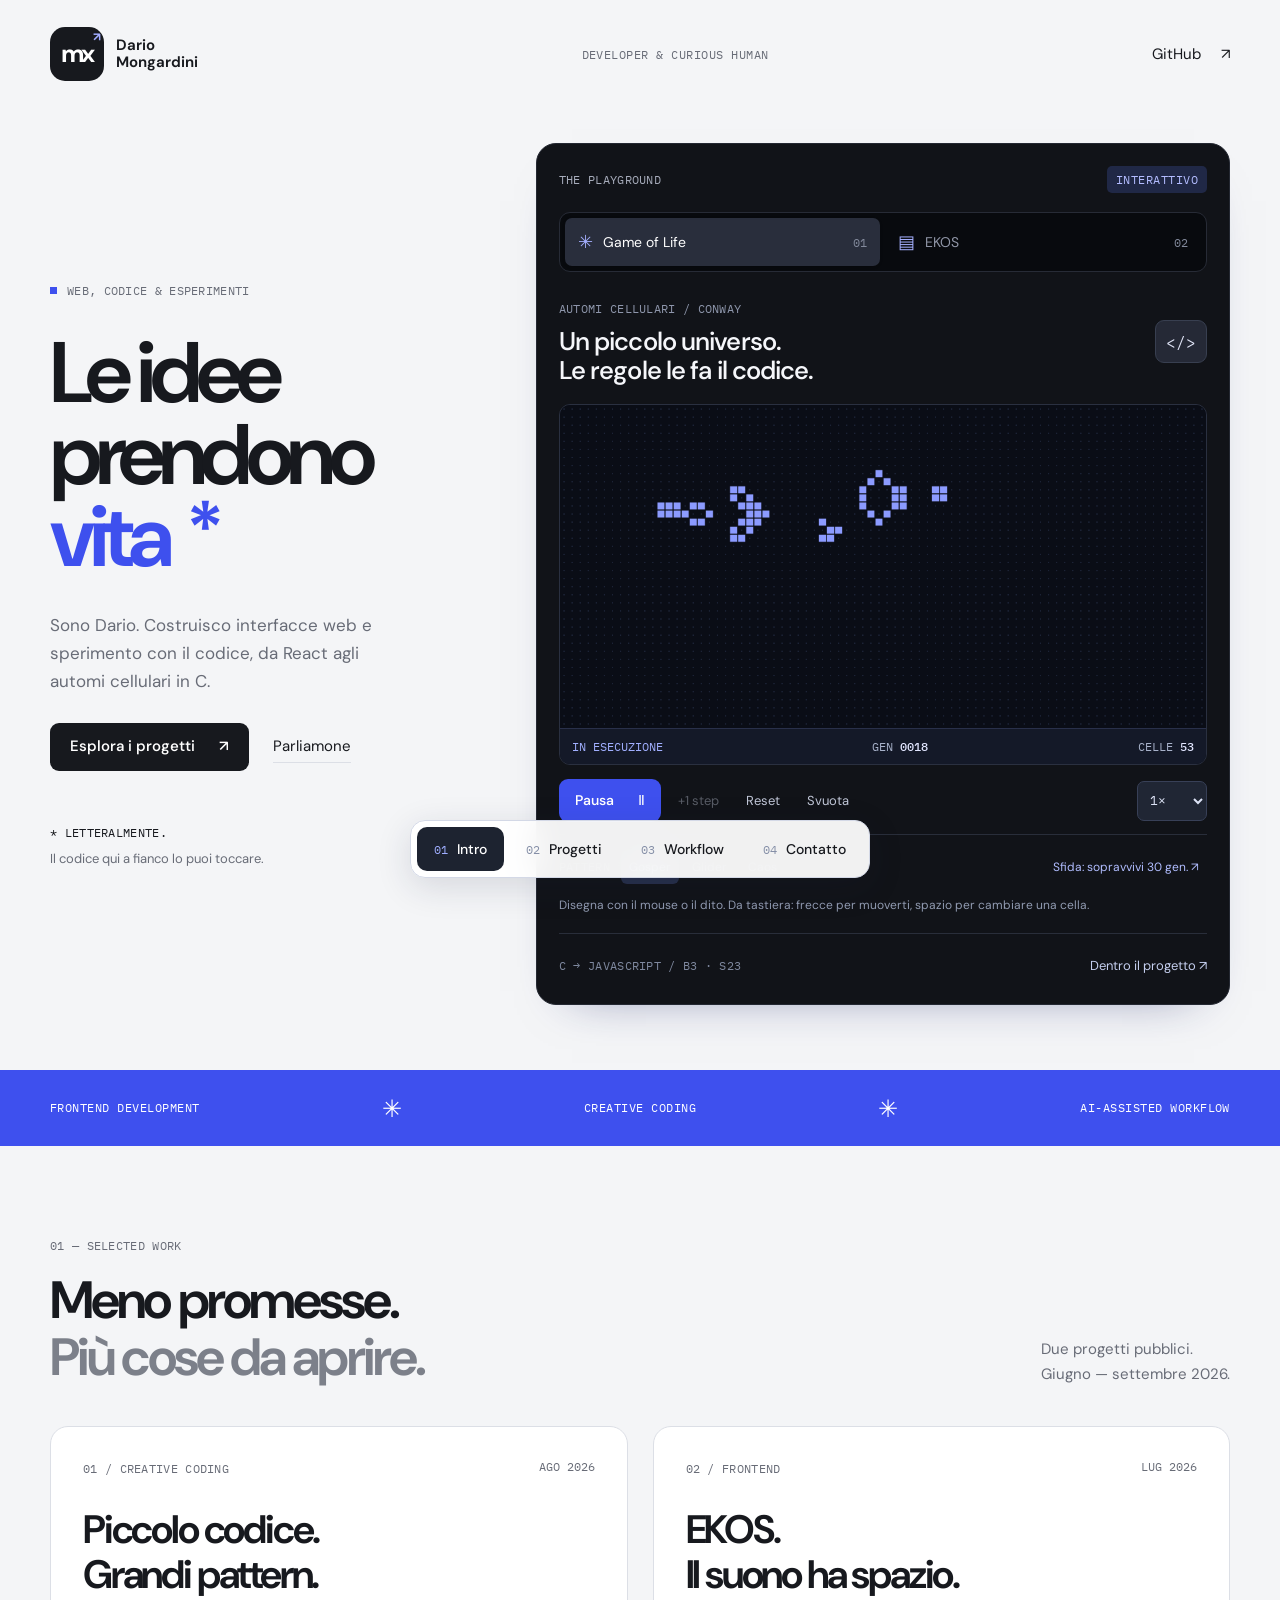
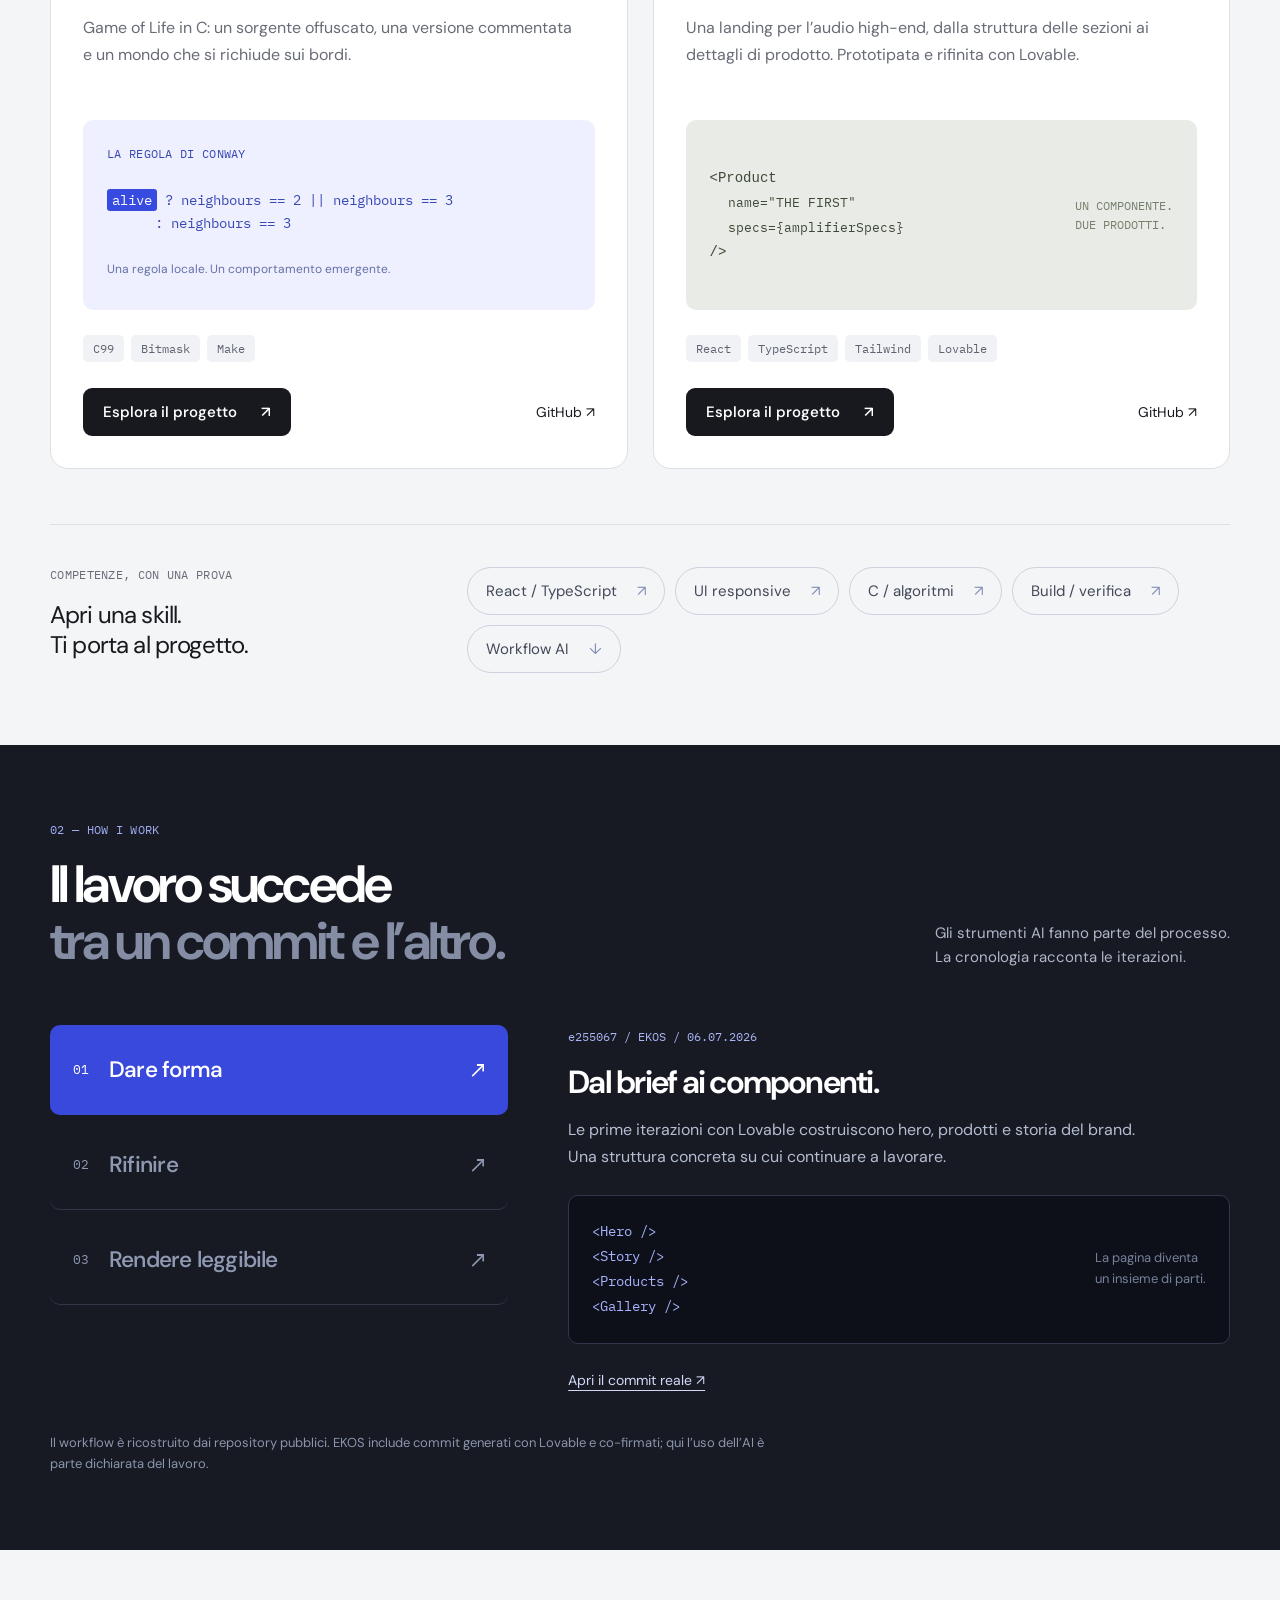
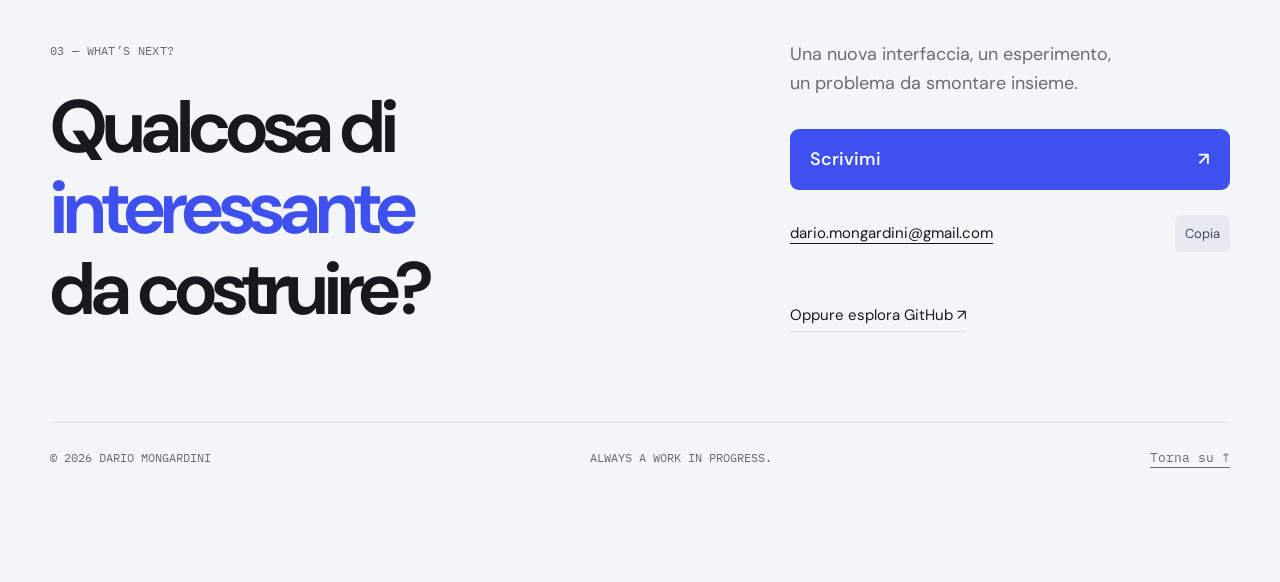
<file: index.html>
<!doctype html>
<html lang="it">
<head>
<meta charset="utf-8"><meta name="viewport" content="width=device-width, initial-scale=1"><meta name="theme-color" content="#f4f5f7">
<title>Dario Mongardini — Interactive developer portfolio</title>
<meta name="description" content="Sviluppo web, esperimenti in C e strumenti AI. Il portfolio interattivo di Dario Mongardini: prova i progetti, esplora il codice e scopri il workflow.">
<link rel="canonical" href="https://mx101001.github.io/"><meta property="og:title" content="Dario Mongardini — Interactive developer portfolio"><meta property="og:description" content="Prova i progetti. Esplora il codice. Dal frontend agli automi cellulari."><meta property="og:type" content="website"><meta property="og:url" content="https://mx101001.github.io/">
<link rel="icon" href="assets/favicon.svg" type="image/svg+xml"><link rel="stylesheet" href="assets/portfolio.css?v=2"><script type="module" src="assets/portfolio.js?v=2"></script>
</head>
<body>
<a class="skip" href="#main">Vai al contenuto</a>
<header class="header wrap"><a class="brand" href="#inizio" aria-label="Dario Mongardini, inizio"><span class="monogram">mx<span>↗</span></span><span>Dario<br>Mongardini</span></a><span class="header-caption">DEVELOPER & CURIOUS HUMAN</span><a class="header-github" href="https://github.com/mx101001">GitHub <span>↗</span></a></header>
<main id="main">
<section class="hero wrap" id="inizio" aria-labelledby="hero-title">
<div class="hero-copy"><p class="eyebrow"><span class="tiny-square"></span> WEB, CODICE & ESPERIMENTI</p><h1 id="hero-title">Le idee<br>prendono<br><span class="blue-word">vita<span class="asterisk" aria-hidden="true">*</span></span></h1><p class="hero-description">Sono Dario. Costruisco interfacce web e sperimento con il codice, da React agli automi cellulari in C.</p><div class="hero-actions"><a class="button dark" href="#progetti">Esplora i progetti <span>↗</span></a><a class="quiet-link" href="#contatto">Parliamone</a></div><div class="hero-footnote"><span class="mono">* LETTERALMENTE.</span><span>Il codice qui a fianco lo puoi toccare.</span></div></div>
<div class="playground" id="laboratorio"><div class="playground-top"><span class="mono">THE PLAYGROUND</span><span class="live-tag">INTERATTIVO</span></div><div class="project-tabs" role="tablist" aria-label="Scegli una demo"><button id="tab-life" role="tab" aria-selected="true" aria-controls="panel-life" tabindex="0" data-demo="life"><span class="tab-symbol">✳</span> Game of Life <span class="tab-index">01</span></button><button id="tab-ekos" role="tab" aria-selected="false" aria-controls="panel-ekos" tabindex="-1" data-demo="ekos"><span class="tab-symbol">▤</span> EKOS <span class="tab-index">02</span></button></div>
<div class="demo-panel" id="panel-life" role="tabpanel" aria-labelledby="tab-life"><div class="demo-heading"><div><span class="micro">AUTOMI CELLULARI / CONWAY</span><h2>Un piccolo universo.<br>Le regole le fa il codice.</h2></div><button class="icon-button" type="button" data-open-project="life" aria-label="Apri il codice e i dettagli del Game of Life">&lt;/&gt;</button></div><div class="canvas-wrap"><canvas id="life" width="960" height="480" tabindex="0" aria-label="Game of Life: griglia interattiva 80 per 40" aria-describedby="board-help">Per la demo serve JavaScript. Il progetto e il suo codice sono consultabili qui sotto.</canvas><div class="canvas-badge"><span id="life-state">IN PAUSA</span><span>GEN <b id="generation">0000</b></span><span>CELLE <b id="population">36</b></span></div></div><div class="life-toolbar"><button id="play" type="button" class="button blue" aria-pressed="false">Avvia <span aria-hidden="true">▶</span></button><button id="step" class="tool-button" type="button">+1 step</button><button id="reset" class="tool-button" type="button">Reset</button><button id="clear" class="tool-button" type="button">Svuota</button><label class="speed-label"><span class="sr-only">Velocità</span><select id="speed" aria-label="Velocità della simulazione"><option value="150">0.5×</option><option value="75" selected>1×</option><option value="30">2.5×</option></select></label></div><div class="pattern-row"><span class="micro">PATTERN</span><button type="button" data-pattern="gosper" aria-pressed="true">Gosper</button><button type="button" data-pattern="glider" aria-pressed="false">Glider</button><button type="button" data-pattern="chaos" aria-pressed="false">Caos</button><button type="button" id="challenge">Sfida: sopravvivi 30 gen. ↗</button></div><p class="board-help" id="board-help">Disegna con il mouse o il dito. Da tastiera: frecce per muoverti, spazio per cambiare una cella.</p><p id="challenge-status" class="challenge-status" role="status" hidden></p><p class="sr-only" id="board-status" aria-live="polite"></p></div>
<div class="demo-panel" id="panel-ekos" role="tabpanel" aria-labelledby="tab-ekos" hidden><div class="demo-heading"><div><span class="micro">FRONTEND / LAYOUT RESPONSIVE</span><h2>Stessa interfaccia.<br>Un altro punto di vista.</h2></div><button class="icon-button" type="button" data-open-project="ekos" aria-label="Apri il codice e i dettagli di EKOS">&lt;/&gt;</button></div><div class="viewport-controls" role="group" aria-label="Larghezza della demo"><button type="button" data-width="100" aria-pressed="true">Desktop</button><button type="button" data-width="72" aria-pressed="false">Tablet</button><button type="button" data-width="48" aria-pressed="false">Mobile</button></div><div class="responsive-stage"><div id="ekos-frame" class="ekos-frame"><div class="ekos-demo"><header><strong>EKOS</strong><span>HIGH-END AUDIO</span></header><div class="ekos-demo-intro"><span class="micro">LISTEN TO BELIEVE</span><h3>Spazio.<br>Ritmo.<br><em>Tempo.</em></h3><p>Un’interfaccia che lascia spazio al prodotto.</p></div><div class="ekos-products"><div><span>01 / POWER AMPLIFIER</span><strong>THE FIRST</strong><span>330 W · 8 Ω</span></div><div><span>02 / PREAMPLIFIER</span><strong>THE DRIVER</strong><span>Reference · Solid state</span></div></div></div></div></div><div class="resize-control"><label for="viewport-width">Ridimensiona</label><input id="viewport-width" type="range" min="40" max="100" value="100"><output id="viewport-label" for="viewport-width">100%</output></div><p class="board-help">Studio interattivo dei componenti di EKOS, reinterpretato per il portfolio. Non è il sito originale.</p></div>
<div class="playground-bottom"><span class="micro" id="demo-stack">C → JAVASCRIPT / B3 · S23</span><button type="button" id="inspect-project">Dentro il progetto ↗</button></div><noscript><p class="no-js">Attiva JavaScript per le demo. Progetti, competenze e contatti sono disponibili anche senza.</p></noscript></div>
</section>
<div class="discipline-strip" aria-label="Aree di lavoro"><div class="wrap"><span>FRONTEND DEVELOPMENT</span><span aria-hidden="true">✳</span><span>CREATIVE CODING</span><span aria-hidden="true">✳</span><span>AI-ASSISTED WORKFLOW</span></div></div>
<section class="work-section wrap" id="progetti" aria-labelledby="work-title"><div class="section-heading"><div><span class="eyebrow">01 — SELECTED WORK</span><h2 id="work-title">Meno promesse.<br><span>Più cose da aprire.</span></h2></div><p>Due progetti pubblici.<br>Giugno — settembre 2026.</p></div><div class="work-grid">
<article class="project-card life-card" id="progetto-life"><div class="project-card-top"><span class="micro">01 / CREATIVE CODING</span><time datetime="2026-08-26">AGO 2026</time></div><h3>Piccolo codice.<br>Grandi pattern.</h3><p>Game of Life in C: un sorgente offuscato, una versione commentata e un mondo che si richiude sui bordi.</p><div class="project-visual source-visual"><span class="micro">LA REGOLA DI CONWAY</span><code><span>alive</span> ? neighbours == 2 || neighbours == 3<br>&nbsp;&nbsp;&nbsp;&nbsp;&nbsp;&nbsp;: neighbours == 3</code><span class="source-caption">Una regola locale. Un comportamento emergente.</span></div><ul class="tags"><li>C99</li><li>Bitmask</li><li>Make</li></ul><div class="card-actions"><button type="button" class="button dark" data-open-project="life">Esplora il progetto <span>↗</span></button><a href="https://github.com/mx101001/ioccc-glider-cannon" aria-label="Repository GitHub del Game of Life">GitHub ↗</a></div></article>
<article class="project-card ekos-card" id="progetto-ekos"><div class="project-card-top"><span class="micro">02 / FRONTEND</span><time datetime="2026-07-08">LUG 2026</time></div><h3>EKOS.<br>Il suono ha spazio.</h3><p>Una landing per l’audio high-end, dalla struttura delle sezioni ai dettagli di prodotto. Prototipata e rifinita con Lovable.</p><div class="project-visual component-visual"><div><code>&lt;Product</code><span>name="THE FIRST"</span><span>specs={amplifierSpecs}</span><code>/&gt;</code></div><span class="component-caption">UN COMPONENTE.<br>DUE PRODOTTI.</span></div><ul class="tags"><li>React</li><li>TypeScript</li><li>Tailwind</li><li>Lovable</li></ul><div class="card-actions"><button type="button" class="button dark" data-open-project="ekos">Esplora il progetto <span>↗</span></button><a href="https://github.com/mx101001/ekos-style-landing" aria-label="Repository GitHub di EKOS">GitHub ↗</a></div></article></div>
<div class="skill-map"><div><span class="eyebrow">COMPETENZE, CON UNA PROVA</span><p>Apri una skill.<br>Ti porta al progetto.</p></div><div class="skill-buttons"><button type="button" data-open-project="ekos">React / TypeScript <span>↗</span></button><button type="button" data-open-project="ekos">UI responsive <span>↗</span></button><button type="button" data-open-project="life">C / algoritmi <span>↗</span></button><button type="button" data-open-project="life">Build / verifica <span>↗</span></button><a href="#metodo">Workflow AI <span>↓</span></a></div></div></section>
<section class="workflow-section" id="metodo" aria-labelledby="workflow-title"><div class="wrap"><div class="section-heading"><div><span class="eyebrow">02 — HOW I WORK</span><h2 id="workflow-title">Il lavoro succede<br><span>tra un commit e l’altro.</span></h2></div><p>Gli strumenti AI fanno parte del processo.<br>La cronologia racconta le iterazioni.</p></div><div class="workflow-layout"><div class="workflow-steps" role="tablist" aria-label="Esplora il workflow" aria-orientation="vertical"><button id="workflow-tab-0" type="button" role="tab" aria-selected="true" aria-controls="workflow-panel-0" data-step="0"><span>01</span><strong>Dare forma</strong><span>↗</span></button><button id="workflow-tab-1" type="button" role="tab" aria-selected="false" aria-controls="workflow-panel-1" tabindex="-1" data-step="1"><span>02</span><strong>Rifinire</strong><span>↗</span></button><button id="workflow-tab-2" type="button" role="tab" aria-selected="false" aria-controls="workflow-panel-2" tabindex="-1" data-step="2"><span>03</span><strong>Rendere leggibile</strong><span>↗</span></button></div><div class="workflow-panels"><article id="workflow-panel-0" role="tabpanel" aria-labelledby="workflow-tab-0"><span class="commit-label">e255067 / EKOS / 06.07.2026</span><h3>Dal brief ai componenti.</h3><p>Le prime iterazioni con Lovable costruiscono hero, prodotti e storia del brand. Una struttura concreta su cui continuare a lavorare.</p><div class="workflow-code"><code>&lt;Hero /&gt;<br>&lt;Story /&gt;<br>&lt;Products /&gt;<br>&lt;Gallery /&gt;</code><span>La pagina diventa<br>un insieme di parti.</span></div><a href="https://github.com/mx101001/ekos-style-landing/commit/e25506711eb7c6f32480493c689d52acba35a17a">Apri il commit reale ↗</a></article><article id="workflow-panel-1" role="tabpanel" aria-labelledby="workflow-tab-1" hidden><span class="commit-label">84228ce / EKOS / 06.07.2026</span><h3>Una richiesta alla volta.</h3><p>I loghi dei prodotti entrano nel progetto. Nelle iterazioni successive il lavoro si sposta sulla tipografia: richieste specifiche, tracciate nella cronologia.</p><div class="workflow-code"><code>THE FIRST<br>THE DRIVER</code><span>Identità di prodotto.<br>Dettagli riconoscibili.</span></div><a href="https://github.com/mx101001/ekos-style-landing/commit/84228ce927f99be69f02fd986c040b3d080be1cb">Apri il commit reale ↗</a></article><article id="workflow-panel-2" role="tabpanel" aria-labelledby="workflow-tab-2" hidden><span class="commit-label">1b13da3 / GLIDER / 26.08.2026</span><h3>Il codice si deve poter capire.</h3><p>Al sorgente C offuscato si affianca una versione leggibile. Il Makefile include un confronto dell’output delle due implementazioni con cmp.</p><div class="workflow-code"><code>glider.c<br>life_deobfuscated.c<br>make check</code><span>Due implementazioni.<br>Un confronto previsto.</span></div><a href="https://github.com/mx101001/ioccc-glider-cannon/commit/1b13da396fd45e4bb05caefdf391ac389c90cb19">Apri il commit reale ↗</a></article></div></div><p class="workflow-note">Il workflow è ricostruito dai repository pubblici. EKOS include commit generati con Lovable e co-firmati; qui l’uso dell’AI è parte dichiarata del lavoro.</p></div></section>
<section class="contact-section wrap" id="contatto"><div><span class="eyebrow">03 — WHAT’S NEXT?</span><h2>Qualcosa di<br><span>interessante</span><br>da costruire?</h2></div><div class="contact-actions"><p>Una nuova interfaccia, un esperimento,<br>un problema da smontare insieme.</p><a class="button blue contact-cta" href="mailto:dario.mongardini@gmail.com">Scrivimi <span>↗</span></a><div class="email-row"><a href="mailto:dario.mongardini@gmail.com">dario.mongardini@gmail.com</a><button type="button" id="copy-email" aria-label="Copia indirizzo email">Copia</button></div><span id="copy-status" class="copy-status" role="status"></span><a class="quiet-link" href="https://github.com/mx101001">Oppure esplora GitHub ↗</a></div></section>
</main><footer class="wrap footer"><span>© 2026 DARIO MONGARDINI</span><span>ALWAYS A WORK IN PROGRESS.</span><a href="#inizio">Torna su ↑</a></footer>
<nav class="dock" aria-label="Navigazione principale"><a href="#inizio" aria-current="location"><span>01</span> Intro</a><a href="#progetti"><span>02</span> Progetti</a><a href="#metodo"><span>03</span> Workflow</a><a href="#contatto"><span>04</span> Contatto</a></nav>
<dialog id="project-dialog" aria-labelledby="dialog-title"><div class="dialog-top"><span class="micro" id="dialog-meta">PROJECT NOTES</span><button type="button" id="close-dialog" class="icon-button" aria-label="Chiudi dettagli progetto">×</button></div><div class="dialog-body"><h2 id="dialog-title"></h2><p id="dialog-description"></p><div id="dialog-notes"></div><div class="dialog-code"><span class="micro" id="dialog-file"></span><pre><code id="dialog-source"></code></pre></div><div class="dialog-actions"><a id="dialog-repo" class="button blue" href="https://github.com/mx101001">Apri il repository ↗</a><a id="dialog-source-link" href="https://github.com/mx101001">Sorgente completo ↗</a></div><button id="dialog-try" class="try-link" type="button">Prova la demo ↑</button></div></dialog>
</body></html>
</file>
<file: assets/portfolio.css>
@import url('https://fonts.googleapis.com/css2?family=DM+Sans:wght@400;500;550;600;650;700;750;800;900&family=IBM+Plex+Mono:wght@400;500&display=swap');
:root{--paper:#f4f5f7;--ink:#17191e;--muted:#686c77;--line:#dcdfe6;--blue:#3e50ee;--blue-bright:#8290ff;--mono:'IBM Plex Mono',monospace;--sans:'DM Sans',Arial,sans-serif;font-family:var(--sans);font-size:16px;color-scheme:light}*{box-sizing:border-box}html{scroll-behavior:smooth;scroll-padding-top:32px}body{margin:0;background:var(--paper);color:var(--ink);padding-bottom:88px}body.dialog-open{overflow:hidden}[hidden]{display:none!important}::selection{background:var(--blue);color:#fff}a{color:inherit;text-underline-offset:5px}button,input,select{font:inherit}button,a,input,select{-webkit-tap-highlight-color:transparent}button{cursor:pointer}button,a{touch-action:manipulation}button:disabled{opacity:.4;cursor:not-allowed}a:focus-visible,button:focus-visible,input:focus-visible,select:focus-visible,canvas:focus-visible{outline:3px solid #8590ff;outline-offset:4px}button{border:0}p{font-size:1rem;line-height:1.65}h1,h2,h3,p{margin-top:0}h1,h2,h3{letter-spacing:-.055em}h2{font-size:clamp(2.3rem,4.1vw,4rem);line-height:1.09;font-weight:650}h3{line-height:1.12;font-weight:650}.wrap{max-width:1480px;width:calc(100% - 100px);margin-inline:auto}.header{height:108px;display:flex;align-items:center;justify-content:space-between;gap:28px}.brand{display:flex;align-items:center;gap:12px;text-decoration:none;font-size:.9375rem;font-weight:650;line-height:1.15}.monogram{font-weight:800;background:var(--ink);color:#fff;font-size:1.55rem;letter-spacing:-.09em;width:54px;height:54px;display:grid;place-content:center;border-radius:15px;position:relative}.monogram>span{position:absolute;right:5px;top:4px;font-size:.75rem;color:#a1acff}.header-caption{font: .75rem var(--mono);color:var(--muted);letter-spacing:.04em}.header-github{font-size:.9375rem;text-decoration:none;display:flex;gap:20px}.header-github:hover{color:var(--blue)}.hero{display:grid;grid-template-columns:.82fr 1.3fr;gap:48px;align-items:center;padding-top:35px;padding-bottom:65px}.hero-copy{padding-block:28px}.eyebrow,.mono{font:.75rem/1.6 var(--mono);letter-spacing:.025em}.eyebrow{display:flex;align-items:center;gap:10px;color:var(--muted)}.tiny-square{width:7px;height:7px;background:var(--blue);display:inline-block}.hero h1{font-size:clamp(3.8rem,6.7vw,6.6rem);font-weight:650;line-height:.96;letter-spacing:-.075em;margin:32px 0}.blue-word{color:var(--blue);position:relative;display:inline-block}.asterisk{font-family:var(--sans);font-size:.9em;position:absolute;top:-.07em;right:-.65em;line-height:1}.hero-description{max-width:345px;color:var(--muted);font-size:1.0625rem;margin-bottom:28px}.hero-actions{display:flex;gap:24px;align-items:center;flex-wrap:wrap}.button{min-height:48px;display:inline-flex;justify-content:space-between;align-items:center;gap:24px;padding:14px 20px;border-radius:9px;text-decoration:none;font-weight:550;font-size:.9375rem;transition:background .2s,transform .2s;line-height:1.3}.button:hover{transform:translateY(-2px)}.button.dark{background:var(--ink);color:white}.button.dark:hover{background:#373b47}.button.blue{background:var(--blue);color:#fff}.button.blue:hover{background:#5264ff}.quiet-link{font-size:.9375rem;text-decoration:none;border-bottom:1px solid var(--line);padding-block:6px}.quiet-link:hover{color:var(--blue)}.hero-footnote{margin-top:52px;display:flex;gap:8px;flex-direction:column;font-size:.8125rem;color:var(--muted)}.hero-footnote .mono{color:var(--ink)}.playground{background:#111318;color:#f5f6fa;border-radius:20px;padding:22px;border:1px solid #242832;min-width:0;box-shadow:0 22px 48px -36px #18226790}.playground-top{display:flex;align-items:center;justify-content:space-between;gap:15px;margin:0 0 19px}.playground-top>.mono{color:#a7acbb}.live-tag{font:.75rem var(--mono);background:#202846;color:#b3bcff;padding:6px 9px;border-radius:5px;letter-spacing:.04em}.project-tabs{display:grid;grid-template-columns:1fr 1fr;background:#080a0e;padding:5px;border:1px solid #272b36;border-radius:11px;gap:5px}.project-tabs button{background:transparent;color:#9197a8;padding:12px 13px;display:flex;align-items:center;gap:10px;font-size:.875rem;border-radius:7px;transition:background .2s,color .2s;text-align:left;min-width:0}.project-tabs button[aria-selected=true]{background:#292e3c;color:#fff;box-shadow:0 1px 3px #0003}.tab-symbol{font-size:1.125rem;color:#a5b0ff}.tab-index{font:.75rem var(--mono);margin-left:auto;color:#82899b}.demo-heading{display:flex;justify-content:space-between;align-items:center;gap:15px;padding:25px 0 18px}.micro{font:.75rem/1.6 var(--mono);letter-spacing:.025em}.demo-heading .micro{font-size:.75rem;color:#8e96ab}.demo-heading h2{font-size:clamp(1.45rem,2vw,2rem);line-height:1.13;letter-spacing:-.035em;font-weight:550;margin:10px 0 0}.icon-button{background:#252936;color:#e1e5f7;border:1px solid #383f50;border-radius:9px;padding:10px;min-width:43px;min-height:43px;font:1rem var(--mono)}.icon-button:hover{background:#39415b}.canvas-wrap{position:relative;border:1px solid #2a3040;border-radius:11px;background:#0a0d16;overflow:hidden}canvas{display:block;width:100%;height:auto;cursor:crosshair;touch-action:none;outline-offset:-4px!important}.canvas-badge{padding:10px 12px;background:#141928;border-top:1px solid #29304a;display:flex;justify-content:space-between;gap:8px;font:.75rem var(--mono);color:#a8b2ca;flex-wrap:wrap}.canvas-badge b{color:#e2e6ff;font-weight:500}#life-state{color:#a1afff}.life-toolbar{display:flex;gap:7px;margin-top:14px;align-items:center;flex-wrap:wrap}.life-toolbar .button{font-size:.875rem;min-height:43px;padding:11px 16px}.tool-button{font-size:.8125rem;color:#c1c7d8;min-height:43px;padding:10px;background:transparent;border-radius:7px}.tool-button:hover{background:#242a3a}.speed-label{margin-left:auto}.speed-label select{background:#202634;color:#dce2f5;border:1px solid #384057;border-radius:7px;font:.8125rem var(--mono);padding:8px;min-height:40px}.pattern-row{display:flex;gap:5px;align-items:center;flex-wrap:wrap;padding-top:15px;margin-top:12px;border-top:1px solid #292e3a}.pattern-row>.micro{color:#8d95a9;margin-right:6px;font-size:.75rem}.pattern-row button{background:transparent;color:#9da6bc;font-size:.75rem;padding:8px;border-radius:6px;min-height:34px}.pattern-row button[aria-pressed=true]{background:#262e49;color:#c8d0ff}.pattern-row button:hover{color:#fff;background:#28314b}.pattern-row #challenge{margin-left:auto;color:#b1bdff}.board-help{font-size:.75rem;color:#919bb1;line-height:1.55;margin:12px 0 0;max-width:540px}.playground-bottom{display:flex;justify-content:space-between;align-items:center;border-top:1px solid #292e3a;padding-top:16px;margin-top:18px;gap:15px}.playground-bottom>.micro{font-size:.75rem;color:#7f899f}.playground-bottom button{background:none;color:#c4ceee;font-size:.8125rem;padding:6px 0;min-height:32px}.playground-bottom button:hover{color:white}.challenge-status{padding:13px 15px;border:1px solid #4c5ba2;background:#202948;border-radius:7px;font-size:.875rem;color:#e2e7ff;margin:12px 0 0}.viewport-controls{display:flex;justify-content:center;gap:5px;margin-bottom:15px}.viewport-controls button{color:#a7b1c7;background:#1c2230;font-size:.8125rem;padding:9px 16px;border-radius:6px;min-height:38px}.viewport-controls button[aria-pressed=true]{background:#3b4ccf;color:#fff}.responsive-stage{min-height:305px;display:flex;justify-content:center;align-items:flex-start;background:#0b0e16;border:1px solid #282f40;border-radius:10px;padding:16px 8px;overflow:hidden}.ekos-frame{width:100%;max-width:100%;container-type:inline-size;transition:width .3s ease;min-width:120px}.ekos-demo{background:#e8e9e4;color:#242822;border-radius:5px;overflow:hidden;text-align:left}.ekos-demo header{display:flex;justify-content:space-between;padding:14px 18px;align-items:center;border-bottom:1px solid #c7cac1}.ekos-demo header strong{font-family:Georgia,serif;font-size:1.05rem;letter-spacing:.1em}.ekos-demo header>span{font:8px var(--mono);letter-spacing:.07em}.ekos-demo-intro{padding:19px 20px;display:grid;grid-template-columns:1fr 1fr;column-gap:15px;align-items:end}.ekos-demo-intro .micro{grid-column:1/-1;font-size:8px}.ekos-demo-intro h3{font-family:Georgia,serif;font-size:2.25rem;font-weight:400;line-height:.97;letter-spacing:-.06em;margin:12px 0 0}.ekos-demo-intro h3 em{font-style:italic;color:#686f5c}.ekos-demo-intro p{font-size:.75rem;line-height:1.4;max-width:130px;margin:0 0 4px}.ekos-products{display:grid;grid-template-columns:1fr 1fr;border-top:1px solid #c7cac1}.ekos-products>div{padding:14px 17px;display:flex;gap:7px;flex-direction:column}.ekos-products>div+div{border-left:1px solid #c7cac1}.ekos-products span{font:7px/1.5 var(--mono)}.ekos-products strong{font-family:Georgia,serif;font-weight:400;font-size:1rem}.resize-control{display:flex;gap:13px;align-items:center;margin-top:17px;font-size:.8125rem;color:#b1bbd0}.resize-control input{width:100%;min-width:40px;accent-color:#7e8bff}.resize-control output{font:.75rem var(--mono);min-width:4ch}@container(max-width:250px){.ekos-demo header{padding:12px}.ekos-demo header>span{display:none}.ekos-demo-intro{display:block;padding:16px 12px}.ekos-demo-intro h3{font-size:1.9rem}.ekos-demo-intro p{display:none}.ekos-products{grid-template-columns:1fr}.ekos-products>div{padding:10px 12px}.ekos-products>div+div{border-left:0;border-top:1px solid #c7cac1}.ekos-products span{font-size:7px}.ekos-products strong{font-size:.9rem}}.discipline-strip{background:var(--blue);color:white;overflow:hidden}.discipline-strip>.wrap{padding-block:22px;display:flex;align-items:center;justify-content:space-between;gap:25px;font:.75rem var(--mono);letter-spacing:.04em}.discipline-strip span[aria-hidden]{font-size:1.5rem}.work-section{padding-block:90px 70px}.section-heading{display:flex;justify-content:space-between;align-items:flex-end;gap:35px;margin-bottom:40px}.section-heading h2{margin:17px 0 0}.section-heading h2>span{color:#7c808a}.section-heading>p{color:var(--muted);font-size:.9375rem;margin:0;max-width:380px}.work-grid{display:grid;grid-template-columns:1fr 1fr;gap:25px}.project-card{padding:32px;border:1px solid var(--line);border-radius:18px;background:white;transition:box-shadow .3s,border-color .3s}.project-card:hover{border-color:#b1bbf4;box-shadow:0 15px 35px -25px #26308755}.project-card-top{display:flex;gap:15px;justify-content:space-between;color:var(--muted);font:.75rem var(--mono);margin-bottom:30px}.project-card h3{font-size:clamp(2rem,3.1vw,3rem);margin-bottom:18px}.project-card>p{color:var(--muted);max-width:490px;min-height:80px}.project-visual{border-radius:10px;min-height:190px;padding:24px;margin-block:25px;overflow:hidden}.source-visual{display:flex;flex-direction:column;gap:25px;background:#eef0ff;color:#3848b3}.source-visual .micro{font-size:.75rem}.source-visual code{font:.875rem/1.7 var(--mono);overflow-wrap:anywhere}.source-visual code>span{background:#384be0;color:#fff;padding:2px 5px;border-radius:3px}.source-caption{font-size:.75rem;color:#6670a6}.component-visual{background:#e9ebe6;display:flex;align-items:center;justify-content:space-between;gap:20px}.component-visual>div{display:flex;gap:8px;flex-direction:column;font:.875rem var(--mono);color:#3e4936}.component-visual>div>span{font-size:.8125rem;padding-left:18px}.component-caption{font:.75rem/1.6 var(--mono);color:#75806c}.tags{display:flex;gap:7px;list-style:none;padding:0;margin:0 0 26px;flex-wrap:wrap}.tags li{padding:6px 10px;background:#f1f2f5;border-radius:5px;color:#5d6371;font:.75rem var(--mono)}.card-actions{display:flex;align-items:center;justify-content:space-between;gap:15px;flex-wrap:wrap}.card-actions>a{font-size:.875rem;text-decoration:none}.skill-map{display:grid;grid-template-columns:.75fr 1.5fr;gap:35px;margin-top:55px;padding-top:40px;border-top:1px solid var(--line)}.skill-map p{font-size:1.5rem;line-height:1.25;letter-spacing:-.035em;margin:15px 0}.skill-buttons{display:flex;gap:10px;align-content:center;align-items:center;flex-wrap:wrap}.skill-buttons button,.skill-buttons>a{border:1px solid #cdd2de;color:#424959;background:transparent;border-radius:100px;font-size:.9375rem;padding:13px 18px;text-decoration:none;display:flex;align-items:center;gap:20px;transition:background .2s,color .2s}.skill-buttons button:hover,.skill-buttons>a:hover{background:var(--blue);border-color:var(--blue);color:#fff}.skill-buttons span{color:#8290b5}.skill-buttons button:hover span,.skill-buttons>a:hover span{color:#fff}.workflow-section{background:#171a23;color:white;padding-block:75px}.workflow-section .eyebrow{color:#a1adf4}.workflow-section .section-heading h2>span{color:#858da5}.workflow-section .section-heading>p{color:#b0b7ca}.workflow-layout{display:grid;grid-template-columns:.9fr 1.3fr;gap:60px;margin-top:55px}.workflow-steps{display:flex;flex-direction:column;gap:5px}.workflow-steps button{display:flex;align-items:center;text-align:left;gap:20px;min-height:90px;padding:23px;color:#8f99b2;border-radius:10px;background:transparent;border-bottom:1px solid #303747;transition:background .25s,color .25s}.workflow-steps button>span{font:.8125rem var(--mono)}.workflow-steps strong{font-size:1.4rem;letter-spacing:-.035em;font-weight:550}.workflow-steps button>span:last-child{margin-left:auto;font-size:1.5rem}.workflow-steps button[aria-selected=true]{background:#3949db;color:white;border-color:#3949db}.workflow-steps button:hover:not([aria-selected=true]){background:#252b3b;color:#e1e8ff}.workflow-panels{min-width:0;min-height:330px}.workflow-panels article{animation:panel-in .3s ease}.commit-label{font:.75rem/1.6 var(--mono);color:#a9b4f5}.workflow-panels h3{font-size:2rem;margin:19px 0 16px}.workflow-panels p{color:#b4bdd2;max-width:570px}.workflow-code{background:#0d1018;border:1px solid #303749;border-radius:10px;padding:23px;display:flex;justify-content:space-between;gap:24px;align-items:center;margin:25px 0}.workflow-code code{font:.875rem/1.8 var(--mono);color:#a8b4ff}.workflow-code span{font-size:.8125rem;line-height:1.6;color:#75809b}.workflow-panels a{font-size:.875rem;color:#d2d9f7}.workflow-note{font-size:.8125rem;color:#8b95ad;max-width:720px;margin:42px 0 0}.contact-section{padding-block:90px;display:grid;grid-template-columns:1fr 1fr;gap:50px;align-items:center}.contact-section h2{font-size:clamp(3.2rem,5.8vw,5.8rem);margin:27px 0 0;font-weight:650}.contact-section h2>span{color:var(--blue)}.contact-actions{max-width:440px;justify-self:end;width:100%}.contact-actions>p{font-size:1.125rem;color:var(--muted)}.contact-cta{font-size:1.125rem;min-height:61px;width:100%;margin-top:12px}.email-row{display:flex;gap:10px;justify-content:space-between;align-items:center;margin-top:25px}.email-row>a{font-size:.9375rem;overflow-wrap:anywhere}.email-row button{background:#e6e9f2;color:#404b6b;padding:10px;border-radius:7px;font-size:.8125rem}.copy-status{display:block;min-height:32px;font-size:.8125rem;padding-top:8px;color:var(--blue)}.contact-actions>.quiet-link{display:inline-block;margin-top:15px}.footer{border-top:1px solid var(--line);display:flex;justify-content:space-between;gap:25px;padding-block:25px;font:.75rem/1.6 var(--mono);color:var(--muted);flex-wrap:wrap}.footer>a{font-size:.8125rem}.dock{position:fixed;bottom:22px;left:50%;transform:translateX(-50%);z-index:10;display:flex;padding:6px;gap:5px;background:#fffffff0;backdrop-filter:blur(16px);border:1px solid #d3d8e6;box-shadow:0 9px 35px #1a244323;border-radius:15px;max-width:calc(100% - 24px)}.dock a{display:flex;gap:9px;align-items:center;padding:13px 17px;border-radius:10px;text-decoration:none;font-size:.875rem;font-weight:500;white-space:nowrap;transition:background .2s,color .2s}.dock a>span{font:.75rem var(--mono);color:#858fa7}.dock a[aria-current=location]{background:#1d2330;color:#fff}.dock a[aria-current=location]>span{color:#9faeff}.dock a:hover:not([aria-current]){background:#eef0f7}dialog{padding:0;border:1px solid #343c50;border-radius:18px;background:#151923;color:#f3f5fc;width:min(760px,calc(100% - 28px));max-height:calc(100dvh - 48px);box-shadow:0 30px 150px #0005}dialog::backdrop{background:#111726aa;backdrop-filter:blur(8px)}.dialog-top{display:flex;align-items:center;justify-content:space-between;padding:18px 25px;border-bottom:1px solid #303749;position:sticky;top:0;background:#151923;z-index:1}.dialog-top .micro{color:#a0acce}.dialog-top .icon-button{font-size:1.5rem;line-height:1}.dialog-body{padding:30px}.dialog-body h2{font-size:2.8rem;margin-bottom:20px}.dialog-body>p{font-size:1.125rem;color:#b3bdd2}.dialog-body h3{font-size:1.125rem;margin:24px 0 8px;letter-spacing:-.015em;color:#e4e9fa}.dialog-body #dialog-notes p{font-size:.9375rem;color:#a7b2ca}.dialog-code{background:#090d16;border:1px solid #303b53;border-radius:10px;padding:20px;margin-top:28px}.dialog-code .micro{color:#8391b3}.dialog-code pre{overflow:auto;font:.8125rem/1.8 var(--mono);color:#aabbff;margin-bottom:0}.dialog-actions{display:flex;gap:25px;align-items:center;flex-wrap:wrap;margin-top:28px}.dialog-actions>a:not(.button){font-size:.875rem}.try-link{margin-top:24px;background:none;color:#b5c2ff;padding:8px 0;font-size:.9375rem}.skip{position:absolute;top:-120px;left:20px;padding:15px;background:var(--blue);color:white;z-index:30}.skip:focus{top:10px}.sr-only{position:absolute;width:1px;height:1px;overflow:hidden;clip-path:inset(50%);white-space:nowrap}.no-js{font-size:.875rem;color:#b9c2d7}.reveal-enabled .reveal-item{opacity:0;transform:translateY(18px);transition:opacity .65s,transform .65s}.reveal-enabled .reveal-item.is-visible{opacity:1;transform:none}@keyframes panel-in{from{opacity:.3;transform:translateY(6px)}to{opacity:1;transform:none}}
@media(min-width:1650px){.hero h1{font-size:6.6rem}}@media(max-width:1150px){.wrap{width:calc(100% - 64px)}.hero{grid-template-columns:.8fr 1.2fr;gap:30px}.hero h1{font-size:6.2vw}.hero-actions{gap:17px}.playground{padding:17px}.hero-footnote{margin-top:35px}.pattern-row #challenge{margin-left:0}.project-card{padding:25px}.component-caption{display:none}.project-card>p{min-height:108px}.source-visual code{font-size:.8125rem}.workflow-layout{gap:35px}.workflow-steps button{padding:20px 16px;gap:13px}.workflow-steps strong{font-size:1.2rem}.contact-section{gap:35px}}@media(max-width:850px){.hero{grid-template-columns:1fr;gap:30px;padding-top:15px}.hero-copy{display:grid;grid-template-columns:1fr 1fr;gap:0 30px;padding:15px 0}.hero-copy>.eyebrow{grid-column:1/-1}.hero h1{font-size:4.8rem;grid-row:2/5;margin:15px 0 5px}.hero-description{grid-column:2;margin:18px 0}.hero-actions{grid-column:2;align-content:center;gap:14px}.hero-footnote{grid-column:2;margin-top:22px}.playground{padding:22px}.demo-heading h2{font-size:1.9rem}canvas{height:auto}.canvas-wrap{background:#0a0d16}.pattern-row #challenge{margin-left:auto}.section-heading h2{font-size:2.75rem}.section-heading>p{max-width:240px}.project-card>p{min-height:132px}.project-visual{padding:18px}.source-visual code{font-size:.75rem}.card-actions{align-items:flex-start;flex-direction:column}.workflow-layout{grid-template-columns:1fr;gap:30px}.workflow-steps{flex-direction:row;gap:8px}.workflow-steps button{flex:1;flex-direction:column;align-items:flex-start;gap:10px;min-height:100px}.workflow-steps button>span:last-child{display:none}.workflow-steps strong{font-size:1.1rem}.workflow-panels{min-height:0}.contact-section h2{font-size:3.6rem}.discipline-strip>.wrap{gap:16px;font-size:.65rem}}@media(max-width:600px){.wrap{width:calc(100% - 36px)}.header{height:89px}.brand{font-size:.8125rem}.monogram{width:45px;height:45px;border-radius:12px;font-size:1.3rem}.header-caption{display:none}.header-github{font-size:.875rem;gap:10px}.hero{padding-top:5px;padding-bottom:35px;gap:25px}.hero-copy{display:block;padding-top:10px}.hero-copy>.eyebrow{font-size:.75rem}.hero h1{font-size:clamp(3.5rem,14.5vw,5.5rem);margin:25px 0;line-height:.93}.hero h1 .blue-word{margin-left:0}.hero-description{font-size:1rem;max-width:370px;margin:0 0 22px}.hero-actions{display:flex;gap:23px}.hero-footnote{margin-top:25px;font-size:.75rem;flex-direction:row;gap:8px;flex-wrap:wrap}.hero-footnote .mono{font-size:.75rem}.playground{padding:14px;border-radius:15px}.playground-top{margin-bottom:13px}.playground-top .mono{font-size:.75rem}.project-tabs button{font-size:.8125rem;padding:11px 8px;gap:6px}.tab-index{font-size:.75rem}.demo-heading{padding:20px 0 15px}.demo-heading h2{font-size:1.5rem}.demo-heading .micro{font-size:.75rem}.icon-button{min-width:40px;min-height:40px}.canvas-badge{font-size:.75rem;padding:10px 8px}.life-toolbar{gap:2px}.life-toolbar .button{padding:10px 12px;gap:14px}.tool-button{font-size:.75rem;padding:9px;min-height:43px}.speed-label select{padding:7px 3px;font-size:.75rem}.pattern-row{gap:2px}.pattern-row #challenge{width:100%;text-align:left;margin-top:5px;font-size:.8125rem;padding-left:0}.pattern-row>.micro{font-size:.75rem}.board-help{font-size:.75rem}.playground-bottom{gap:10px}.playground-bottom>.micro{font-size:.75rem}.playground-bottom>button{font-size:.75rem}.responsive-stage{min-height:300px}.resize-control{gap:9px;font-size:.75rem}.discipline-strip>.wrap{padding-block:17px;font-size:.75rem;gap:16px;justify-content:flex-start;width:max-content}.discipline-strip span[aria-hidden]{font-size:1.1rem}.work-section{padding-block:55px 45px}.section-heading{align-items:flex-start;flex-direction:column;gap:20px;margin-bottom:28px}.section-heading h2{font-size:clamp(2.2rem,8vw,3rem)}.section-heading>p{font-size:.875rem;max-width:360px}.work-grid{grid-template-columns:1fr;gap:18px}.project-card{padding:24px 20px}.project-card-top{margin-bottom:24px;font-size:.75rem}.project-card-top .micro{font-size:.75rem}.project-card h3{font-size:2.3rem}.project-card>p{min-height:0;font-size:1rem}.project-visual{min-height:170px;margin-block:22px;padding:20px}.source-visual code{font-size:.8125rem}.card-actions{flex-direction:row;align-items:center}.card-actions .button{font-size:.8125rem;padding:12px 14px;gap:13px}.card-actions>a{font-size:.8125rem}.skill-map{grid-template-columns:1fr;gap:15px;margin-top:35px;padding-top:30px}.skill-map p{font-size:1.35rem;margin:10px 0}.skill-buttons{gap:8px}.skill-buttons button,.skill-buttons>a{font-size:.8125rem;padding:12px 14px;gap:17px}.workflow-section{padding-block:50px}.workflow-layout{margin-top:30px;gap:28px}.workflow-steps button{padding:15px 10px;min-height:90px;gap:10px}.workflow-steps strong{font-size:.9rem;letter-spacing:-.025em}.workflow-steps button>span{font-size:.75rem}.workflow-panels h3{font-size:1.7rem}.commit-label{font-size:.75rem}.workflow-code{padding:18px;gap:16px}.workflow-code code{font-size:.8125rem}.workflow-code span{font-size:.75rem}.workflow-note{margin-top:30px}.contact-section{grid-template-columns:1fr;padding-block:55px 45px;gap:30px}.contact-section h2{font-size:clamp(3rem,11vw,4rem);margin-top:22px}.contact-actions{justify-self:start;max-width:none}.contact-actions>p{font-size:1rem}.contact-cta{margin-top:8px}.email-row>a{font-size:.875rem}.footer{padding-block:22px;font-size:.75rem}.footer>span:nth-child(2){display:none}.dock{bottom:12px;padding:5px;gap:2px;border-radius:12px;width:max-content}.dock a{padding:12px 14px;font-size:.8125rem;border-radius:8px}.dock a>span{display:none}.dialog-body{padding:23px}.dialog-top{padding:14px 20px}.dialog-body h2{font-size:2.2rem}.dialog-body>p{font-size:1rem}.dialog-code{padding:15px}.dialog-code pre{font-size:.75rem}.dialog-actions{gap:20px}.dialog-actions .button{font-size:.8125rem}body{padding-bottom:75px}}@media(max-width:360px){.dock a{padding:11px}.hero-actions{gap:16px}.life-toolbar .tool-button{padding:7px}.project-tabs .tab-index{display:none}.playground-bottom>.micro{max-width:115px}.card-actions{flex-direction:column;align-items:flex-start}.source-visual code{font-size:.75rem}}@media(prefers-reduced-motion:reduce){html{scroll-behavior:auto}*,*::before,*::after{animation:none!important;transition:none!important}.reveal-enabled .reveal-item{opacity:1;transform:none}}
</file>
